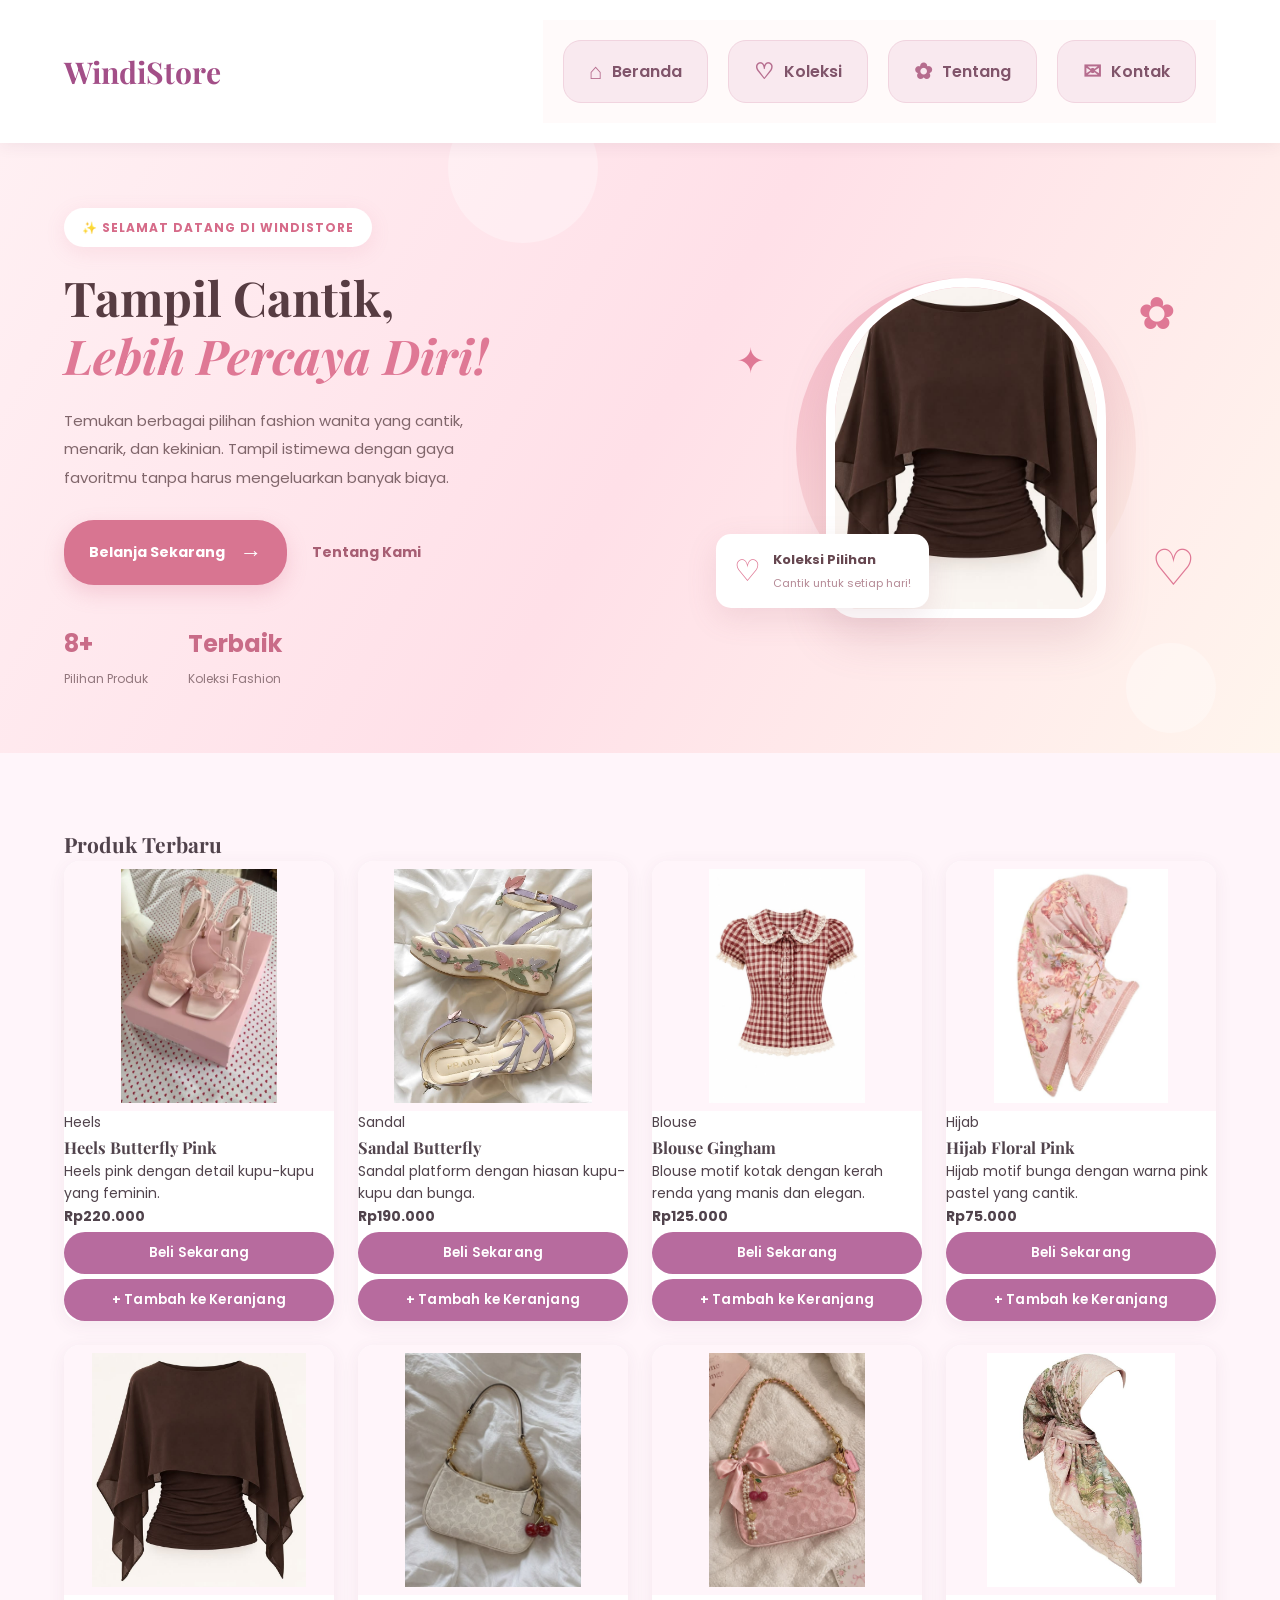
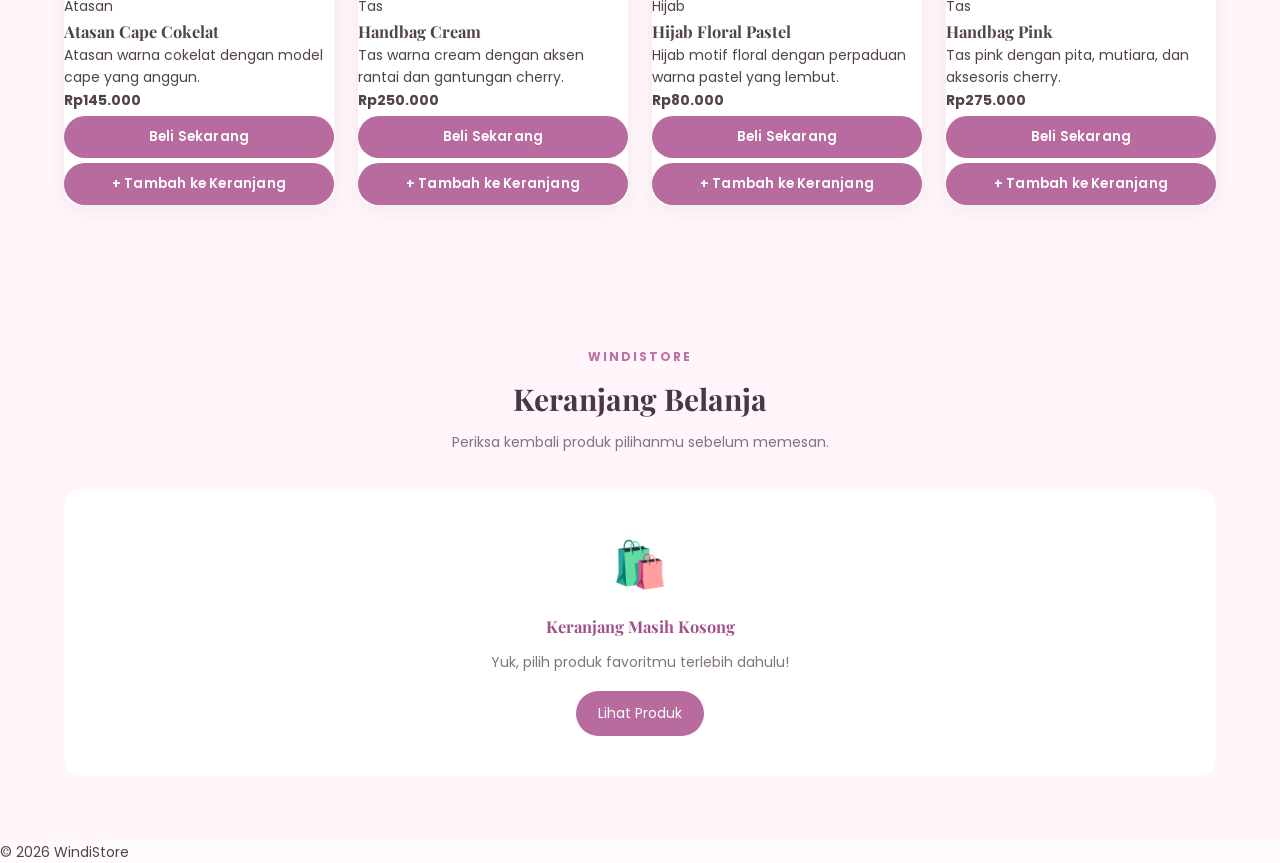
<file: index.html>
<!DOCTYPE html>
<html lang="id">
<head>
    <meta charset="UTF-8">
    <meta name="viewport" content="width=device-width, initial-scale=1.0">
    <title>WindiStore</title>
    <link rel="stylesheet" href="css/style.css">
</head>
<body>

<header class="header">
    <div class="container">
        <h1 class="logo">WindiStore</h1>
        
        <nav class="menu-windistore">
            <a href="index.html" class="menu-item">
                <span>⌂</span> Beranda
            </a>

            <a href="#produk" class="menu-item">
                <span>♡</span> Koleksi
            </a>

            <a href="tentang.html" class="menu-item">
                <span>✿</span> Tentang
            </a>

            <a href="kontak.html" class="menu-item">
                <span>✉</span> Kontak
            </a>
        </nav>

    </div>
</header>

<main>

<section class="hero">
    <div class="hero-bg-circle circle-one"></div>
    <div class="hero-bg-circle circle-two"></div>

    <div class="container hero-container">

        <div class="hero-content">
            <span class="hero-label">
                ✨ SELAMAT DATANG DI WINDISTORE
            </span>

            <h2>
                Tampil Cantik,<br>
                <span>Lebih Percaya Diri!</span>
            </h2>

            <p>
                Temukan berbagai pilihan fashion wanita
                yang cantik, menarik, dan kekinian.
                Tampil istimewa dengan gaya favoritmu
                tanpa harus mengeluarkan banyak biaya.
            </p>

            <div class="hero-buttons">
                <a href="#produk" class="hero-btn">
                    Belanja Sekarang
                    <span>→</span>
                </a>

                <a href="tentang.html" class="hero-link">
                    Tentang Kami
                </a>
            </div>

            <div class="hero-info">
                <div>
                    <strong>8+</strong>
                    <small>Pilihan Produk</small>
                </div>

                <div>
                    <strong>Terbaik</strong>
                    <small>Koleksi Fashion</small>
                </div>
            </div>
        </div>

        <div class="hero-visual">
            <div class="hero-image-bg"></div>

            <div class="hero-decoration deco-one">✿</div>
            <div class="hero-decoration deco-two">♡</div>
            <div class="hero-decoration deco-three">✦</div>

            <div class="hero-image">
                <img src="images/produk5.jpg"
                     alt="Koleksi Tas WindiStore">
            </div>

            <div class="floating-card">
                <span>♡</span>
                <div>
                    <strong>Koleksi Pilihan</strong>
                    <small>Cantik untuk setiap hari!</small>
                </div>
            </div>
        </div>

    </div>
</section>

<section id="produk" class="produk">
    <div class="container">
        <h2>Produk Terbaru</h2>

        <div class="product-grid">

            <!-- PRODUK 1 -->
            <article class="card">
                <img src="images/produk1.jpg" alt="Heels Butterfly Pink">
                <div class="card-content">
                    <span class="kategori">Heels</span>
                    <h3>Heels Butterfly Pink</h3>
                    <p>Heels pink dengan detail kupu-kupu yang feminin.</p>
                    <strong>Rp220.000</strong>
                    <button onclick="beliSekarang('Heels Butterfly Pink', 220000)">
                        Beli Sekarang
                    </button>
                    <button onclick="tambahKeranjang('Heels Butterfly Pink', 220000)">
                        + Tambah ke Keranjang
                    </button>
                </div>
            </article>

            <!-- PRODUK 2 -->
            <article class="card">
                <img src="images/produk2.jpg" alt="Sandal Butterfly">
                <div class="card-content">
                    <span class="kategori">Sandal</span>
                    <h3>Sandal Butterfly</h3>
                    <p>Sandal platform dengan hiasan kupu-kupu dan bunga.</p>
                    <strong>Rp190.000</strong>
                    <button onclick="beliSekarang('Sandal Butterfly', 190000)">
                        Beli Sekarang
                    </button>
                    <button onclick="tambahKeranjang('Sandal Butterfly', 190000)">
                        + Tambah ke Keranjang
                    </button>
                </div>
            </article>

            <!-- PRODUK 3 -->
            <article class="card">
                <img src="images/produk3.jpg" alt="Blouse Gingham">
                <div class="card-content">
                    <span class="kategori">Blouse</span>
                    <h3>Blouse Gingham</h3>
                    <p>Blouse motif kotak dengan kerah renda yang manis dan elegan.</p>
                    <strong>Rp125.000</strong>
                    <button onclick="beliSekarang('Blouse Gingham', 125000)">
                        Beli Sekarang
                    </button>
                    <button onclick="tambahKeranjang('Blouse Gingham', 125000)">
                        + Tambah ke Keranjang
                    </button>
                </div>
            </article>

            <!-- PRODUK 4 -->
            <article class="card">
                <img src="images/produk4.jpg" alt="Hijab Floral Pink">
                <div class="card-content">
                    <span class="kategori">Hijab</span>
                    <h3>Hijab Floral Pink</h3>
                    <p>Hijab motif bunga dengan warna pink pastel yang cantik.</p>
                    <strong>Rp75.000</strong>
                    <button onclick="beliSekarang('Hijab Floral Pink', 75000)">
                        Beli Sekarang
                    </button>
                    <button onclick="tambahKeranjang('Hijab Floral Pink', 75000)">
                        + Tambah ke Keranjang
                    </button>
                </div>
            </article>

            <!-- PRODUK 5 -->
            <article class="card">
                <img src="images/produk5.jpg" alt="Atasan Cape Cokelat">
                <div class="card-content">
                    <span class="kategori">Atasan</span>
                    <h3>Atasan Cape Cokelat</h3>
                    <p>Atasan warna cokelat dengan model cape yang anggun.</p>
                    <strong>Rp145.000</strong>
                    <button onclick="beliSekarang('Atasan Cape Cokelat', 145000)">
                        Beli Sekarang
                    </button>
                    <button onclick="tambahKeranjang('Atasan Cape Cokelat', 145000)">
                        + Tambah ke Keranjang
                    </button>
                </div>
            </article>

            <!-- PRODUK 6 -->
            <article class="card">
                <img src="images/produk6.jpg" alt="Handbag Cream">
                <div class="card-content">
                    <span class="kategori">Tas</span>
                    <h3>Handbag Cream</h3>
                    <p>Tas warna cream dengan aksen rantai dan gantungan cherry.</p>
                    <strong>Rp250.000</strong>
                    <button onclick="beliSekarang('Handbag Cream', 250000)">
                        Beli Sekarang
                    </button>
                    <button onclick="tambahKeranjang('Handbag Cream', 250000)">
                        + Tambah ke Keranjang
                    </button>
                </div>
            </article>

            <!-- PRODUK 7 -->
            <article class="card">
                <img src="images/produk7.jpg" alt="Hijab Floral Pastel">
                <div class="card-content">
                    <span class="kategori">Hijab</span>
                    <h3>Hijab Floral Pastel</h3>
                    <p>Hijab motif floral dengan perpaduan warna pastel yang lembut.</p>
                    <strong>Rp80.000</strong>
                    <button onclick="beliSekarang('Hijab Floral Pastel', 80000)">
                        Beli Sekarang
                    </button>
                    <button onclick="tambahKeranjang('Hijab Floral Pastel', 80000)">
                        + Tambah ke Keranjang
                    </button>
                </div>
            </article>

            <!-- PRODUK 8 -->
            <article class="card">
                <img src="images/produk8.jpg" alt="Handbag Pink">
                <div class="card-content">
                    <span class="kategori">Tas</span>
                    <h3>Handbag Pink</h3>
                    <p>Tas pink dengan pita, mutiara, dan aksesoris cherry.</p>
                    <strong>Rp275.000</strong>
                    <button onclick="beliSekarang('Handbag Pink', 275000)">
                        Beli Sekarang
                    </button>
                    <button onclick="tambahKeranjang('Handbag Pink', 275000)">
                        + Tambah ke Keranjang
                    </button>
                </div>
            </article>

        </div>
    </div>
</section>

<!-- KERANJANG BELANJA -->
<section class="keranjang" id="keranjang">
    <div class="container">

        <div class="judul-keranjang">
            <span>WINDISTORE</span>
            <h2>Keranjang Belanja</h2>
            <p>Periksa kembali produk pilihanmu sebelum memesan.</p>
        </div>

        <div id="daftarKeranjang">
            <div class="keranjang-kosong">
                <span>🛍️</span>
                <h3>Keranjang Masih Kosong</h3>
                <p>Yuk, pilih produk favoritmu terlebih dahulu!</p>
                <a href="#produk">Lihat Produk</a>
            </div>
        </div>

        <div class="ringkasan-belanja" id="ringkasanBelanja" style="display:none;">

            <div class="baris-total">
                <span>Total Belanja</span>
                <strong id="totalBelanja">Rp0</strong>
            </div>

            <button class="tombol-checkout" onclick="bukaCheckout()">
                Lanjutkan Pemesanan →
            </button>
        </div>

    </div>
</section>

<!-- FORMULIR CHECKOUT -->
<section class="checkout" id="checkout" style="display:none;">
    <div class="container">

        <div class="judul-keranjang">
            <span>LANGKAH TERAKHIR</span>
            <h2>Penyelesaian Pesanan</h2>
            <p>Lengkapi data diri untuk menyelesaikan pesananmu.</p>
        </div>

        <form id="formCheckout">

            <div class="form-checkout">

                <h3>Data Pembeli</h3>

                <label>Nama Lengkap</label>
                <input type="text" id="namaPembeli" placeholder="Masukkan nama lengkap" required>

                <label>Nomor Telepon</label>
                <input type="tel" id="teleponPembeli" placeholder="Masukkan nomor telepon" required>

                <label>Alamat Pengiriman</label>
                <textarea id="alamatPembeli" placeholder="Masukkan alamat lengkap" required></textarea>

                <label>Metode Pembayaran</label>
                <select id="metodePembayaran" required>
                    <option value="">Pilih metode pembayaran</option>
                    <option value="Transfer Bank">Transfer Bank</option>
                    <option value="COD (Bayar di Tempat)">COD (Bayar di Tempat)</option>
                    <option value="Tunai">Tunai</option>
                </select>

                <div class="total-checkout">
                    <span>Total Pembayaran</span>
                    <strong id="totalCheckout">Rp0</strong>
                </div>

                <button type="submit" class="tombol-konfirmasi">
                    Konfirmasi Pesanan
                </button>

                <button type="button" class="tombol-kembali" onclick="kembaliKeranjang()">
                    Kembali ke Keranjang
                </button>

            </div>
        </form>
    </div>
</section>

<!-- BUKTI PESANAN -->
<section class="bukti-pesanan" id="buktiPesanan" style="display:none;">
    <div class="container">

        <div class="bukti-kartu">

            <div class="ikon-berhasil">✓</div>

            <h2>Pesanan Berhasil Dibuat!</h2>

            <p>Terima kasih sudah berbelanja di WindiStore.</p>

            <div class="nomor-pesanan">
                Nomor Pesanan:
                <strong id="nomorPesanan"></strong>
            </div>

            <div id="detailPesanan"></div>

            <button onclick="window.print()" class="tombol-cetak">
                Cetak Bukti Pesanan
            </button>

            <button onclick="selesaiBelanja()" class="tombol-selesai">
                Kembali ke Beranda
            </button>

        </div>
    </div>
</section>

</main>

<footer>
    <p>© 2026 WindiStore</p>
</footer>

<script src="js/script.js"></script>

</body>
</html>
</file>
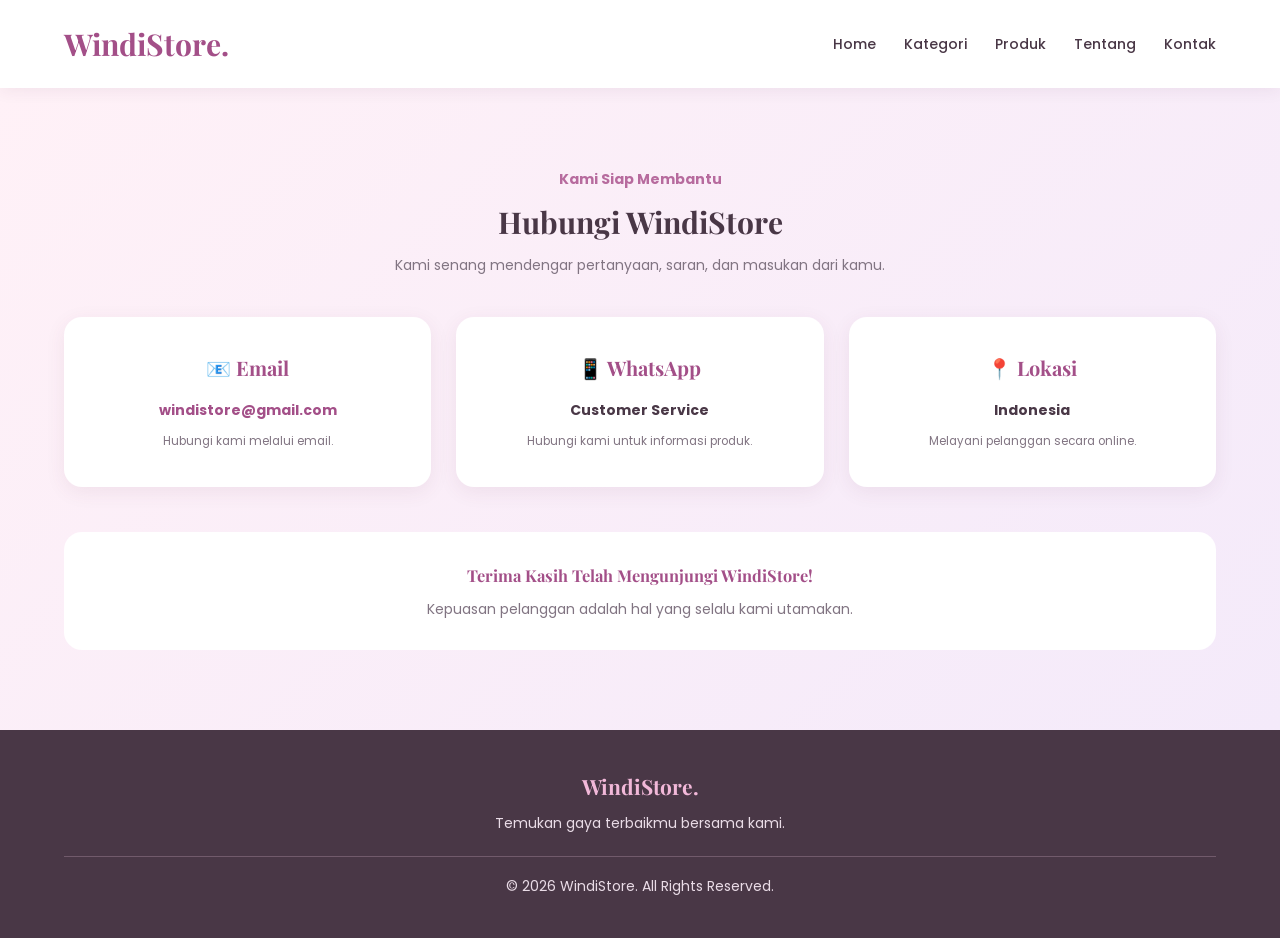
<file: kontak.html>
<!DOCTYPE html>
<html lang="id">
<head>
    <meta charset="UTF-8">
    <meta name="viewport" content="width=device-width, initial-scale=1.0">
    <title>Kontak - WindiStore</title>
    <link rel="stylesheet" href="css/style.css">
</head>
<body>

<!-- HEADER -->
<header class="header">
    <div class="container">
        <h1 class="logo">WindiStore.</h1>

        <nav>
            <a href="index.html">Home</a>
            <a href="index.html#kategori">Kategori</a>
            <a href="produk.html">Produk</a>
            <a href="tentang.html">Tentang</a>
            <a href="kontak.html">Kontak</a>
        </nav>
    </div>
</header>

<main>

<!-- HERO KONTAK -->
<section class="kontak">
    <div class="container">

        <div class="section-heading">
            <span>Kami Siap Membantu</span>
            <h2>Hubungi WindiStore</h2>
            <p>
                Kami senang mendengar pertanyaan,
                saran, dan masukan dari kamu.
            </p>
        </div>

        <div class="kontak-info">

            <div>
                <h3>📧 Email</h3>
                <p>
                    <a href="mailto:windistore@gmail.com">
                        windistore@gmail.com
                    </a>
                </p>
                <small>Hubungi kami melalui email.</small>
            </div>

            <div>
                <h3>📱 WhatsApp</h3>
                <p>Customer Service</p>
                <small>Hubungi kami untuk informasi produk.</small>
            </div>

            <div>
                <h3>📍 Lokasi</h3>
                <p>Indonesia</p>
                <small>Melayani pelanggan secara online.</small>
            </div>

        </div>

        <div class="contact-message">
            <h3>Terima Kasih Telah Mengunjungi WindiStore!</h3>
            <p>
                Kepuasan pelanggan adalah hal yang
                selalu kami utamakan.
            </p>
        </div>

    </div>
</section>

</main>

<!-- FOOTER -->
<footer class="footer">
    <div class="container">
        <h2>WindiStore.</h2>
        <p>Temukan gaya terbaikmu bersama kami.</p>
        <p class="copyright">
            © 2026 WindiStore. All Rights Reserved.
        </p>
    </div>
</footer>

</body>
</html>
</file>
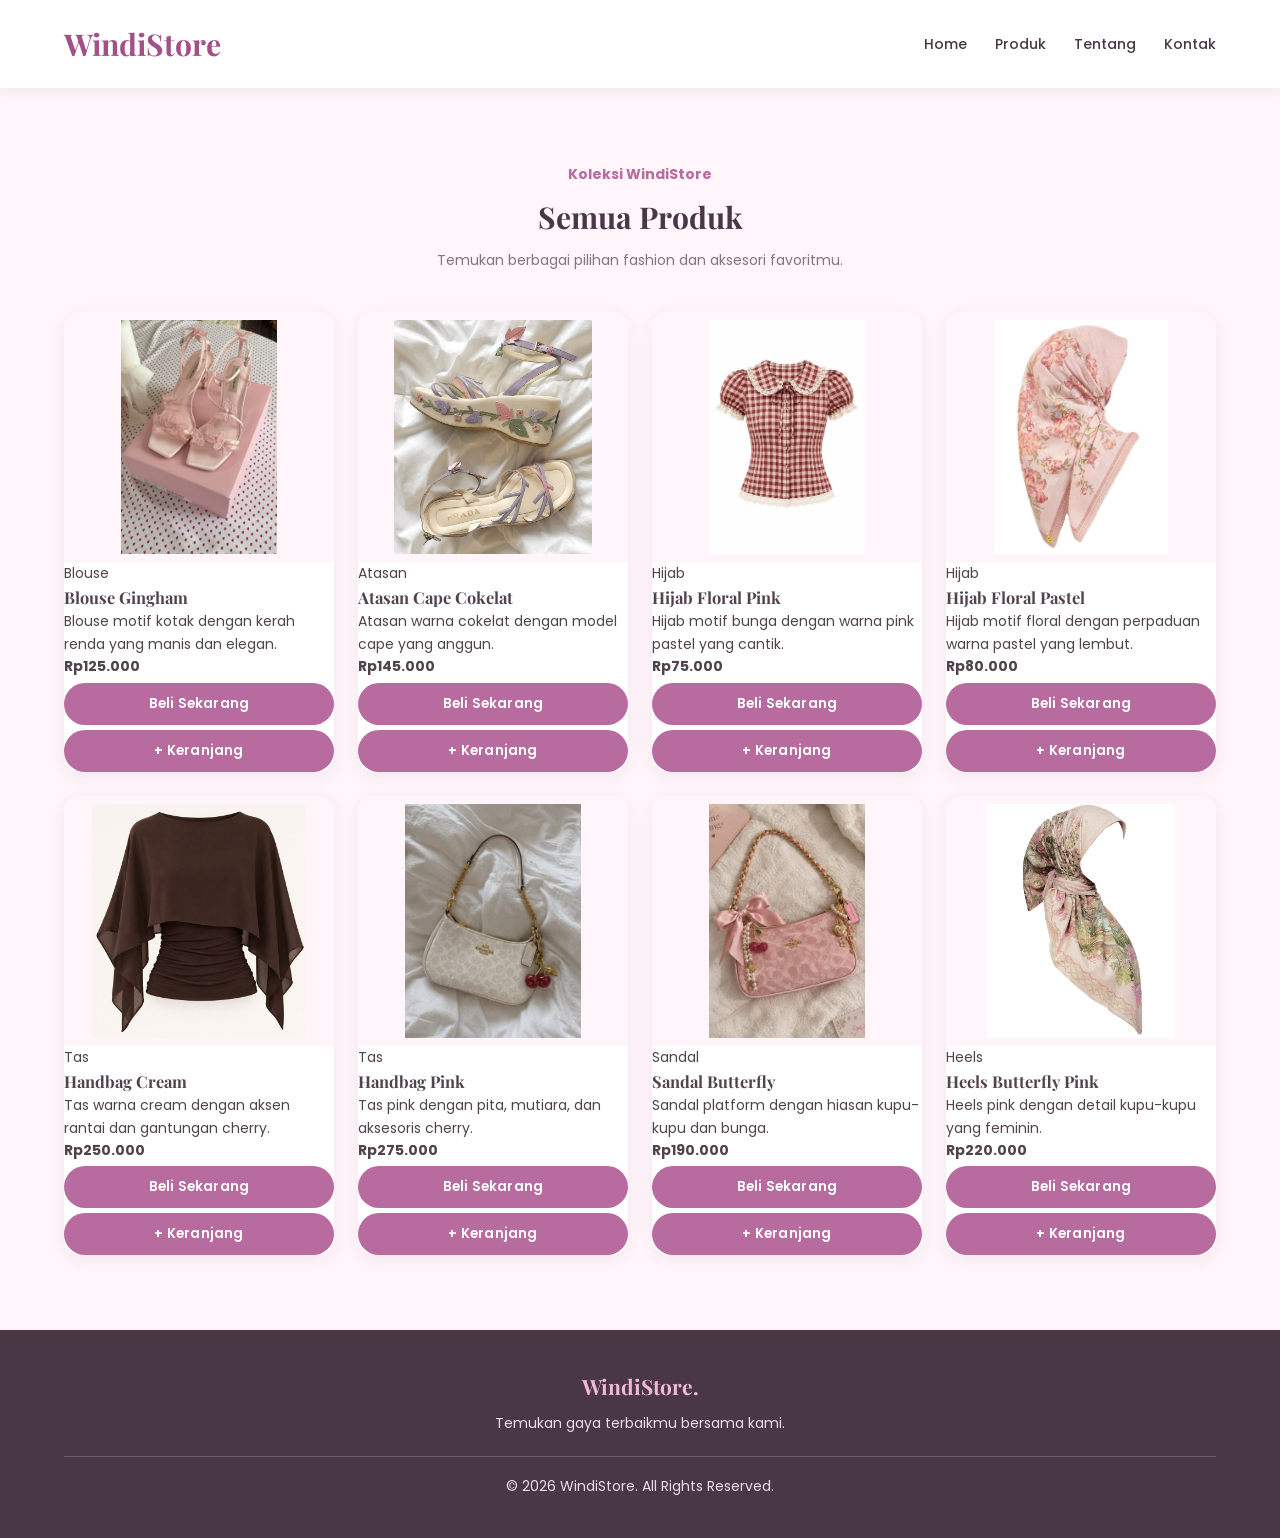
<file: produk.html>
<!DOCTYPE html>
<html lang="id">
<head>
    <meta charset="UTF-8">
    <meta name="viewport" content="width=device-width, initial-scale=1.0">
    <title>Produk - WindiStore</title>
    <link rel="stylesheet" href="css/style.css">
</head>
<body>

<header class="header">
    <div class="container">
        <h1 class="logo">WindiStore</h1>
        <nav>
            <a href="index.html">Home</a>
            <a href="produk.html">Produk</a>
            <a href="tentang.html">Tentang</a>
            <a href="kontak.html">Kontak</a>
        </nav>
    </div>
</header>

<main>
<section class="produk">
    <div class="container">

        <div class="section-heading">
            <span>Koleksi WindiStore</span>
            <h2>Semua Produk</h2>
            <p>Temukan berbagai pilihan fashion dan aksesori favoritmu.</p>
        </div>

        <div class="product-grid">

            <!-- PRODUK 1 -->
            <article class="card">
                <img src="images/produk1.jpg" alt="Blouse Gingham">
                <div class="card-content">
                    <span class="kategori">Blouse</span>
                    <h3>Blouse Gingham</h3>
                    <p>Blouse motif kotak dengan kerah renda yang manis dan elegan.</p>
                    <strong>Rp125.000</strong>
                    <div class="card-actions">
                        <button class="btn-buy" onclick="beliSekarang('Blouse Gingham', 125000)">
                            Beli Sekarang
                        </button>
                        <button class="btn-cart" onclick="tambahKeranjang('Blouse Gingham', 125000)">
                            + Keranjang
                        </button>
                    </div>
                </div>
            </article>

            <!-- PRODUK 2 -->
            <article class="card">
                <img src="images/produk2.jpg" alt="Atasan Cape Cokelat">
                <div class="card-content">
                    <span class="kategori">Atasan</span>
                    <h3>Atasan Cape Cokelat</h3>
                    <p>Atasan warna cokelat dengan model cape yang anggun.</p>
                    <strong>Rp145.000</strong>
                    <div class="card-actions">
                        <button class="btn-buy" onclick="beliSekarang('Atasan Cape Cokelat', 145000)">
                            Beli Sekarang
                        </button>
                        <button class="btn-cart" onclick="tambahKeranjang('Atasan Cape Cokelat', 145000)">
                            + Keranjang
                        </button>
                    </div>
                </div>
            </article>

            <!-- PRODUK 3 -->
            <article class="card">
                <img src="images/produk3.jpg" alt="Hijab Floral Pink">
                <div class="card-content">
                    <span class="kategori">Hijab</span>
                    <h3>Hijab Floral Pink</h3>
                    <p>Hijab motif bunga dengan warna pink pastel yang cantik.</p>
                    <strong>Rp75.000</strong>
                    <div class="card-actions">
                        <button class="btn-buy" onclick="beliSekarang('Hijab Floral Pink', 75000)">
                            Beli Sekarang
                        </button>
                        <button class="btn-cart" onclick="tambahKeranjang('Hijab Floral Pink', 75000)">
                            + Keranjang
                        </button>
                    </div>
                </div>
            </article>

            <!-- PRODUK 4 -->
            <article class="card">
                <img src="images/produk4.jpg" alt="Hijab Floral Pastel">
                <div class="card-content">
                    <span class="kategori">Hijab</span>
                    <h3>Hijab Floral Pastel</h3>
                    <p>Hijab motif floral dengan perpaduan warna pastel yang lembut.</p>
                    <strong>Rp80.000</strong>
                    <div class="card-actions">
                        <button class="btn-buy" onclick="beliSekarang('Hijab Floral Pastel', 80000)">
                            Beli Sekarang
                        </button>
                        <button class="btn-cart" onclick="tambahKeranjang('Hijab Floral Pastel', 80000)">
                            + Keranjang
                        </button>
                    </div>
                </div>
            </article>

            <!-- PRODUK 5 -->
            <article class="card">
                <img src="images/produk5.jpg" alt="Handbag Cream">
                <div class="card-content">
                    <span class="kategori">Tas</span>
                    <h3>Handbag Cream</h3>
                    <p>Tas warna cream dengan aksen rantai dan gantungan cherry.</p>
                    <strong>Rp250.000</strong>
                    <div class="card-actions">
                        <button class="btn-buy" onclick="beliSekarang('Handbag Cream', 250000)">
                            Beli Sekarang
                        </button>
                        <button class="btn-cart" onclick="tambahKeranjang('Handbag Cream', 250000)">
                            + Keranjang
                        </button>
                    </div>
                </div>
            </article>

            <!-- PRODUK 6 -->
            <article class="card">
                <img src="images/produk6.jpg" alt="Handbag Pink">
                <div class="card-content">
                    <span class="kategori">Tas</span>
                    <h3>Handbag Pink</h3>
                    <p>Tas pink dengan pita, mutiara, dan aksesoris cherry.</p>
                    <strong>Rp275.000</strong>
                    <div class="card-actions">
                        <button class="btn-buy" onclick="beliSekarang('Handbag Pink', 275000)">
                            Beli Sekarang
                        </button>
                        <button class="btn-cart" onclick="tambahKeranjang('Handbag Pink', 275000)">
                            + Keranjang
                        </button>
                    </div>
                </div>
            </article>

            <!-- PRODUK 7 -->
            <article class="card">
                <img src="images/produk7.jpg" alt="Sandal Butterfly">
                <div class="card-content">
                    <span class="kategori">Sandal</span>
                    <h3>Sandal Butterfly</h3>
                    <p>Sandal platform dengan hiasan kupu-kupu dan bunga.</p>
                    <strong>Rp190.000</strong>
                    <div class="card-actions">
                        <button class="btn-buy" onclick="beliSekarang('Sandal Butterfly', 190000)">
                            Beli Sekarang
                        </button>
                        <button class="btn-cart" onclick="tambahKeranjang('Sandal Butterfly', 190000)">
                            + Keranjang
                        </button>
                    </div>
                </div>
            </article>

            <!-- PRODUK 8 -->
            <article class="card">
                <img src="images/produk8.jpg" alt="Heels Butterfly Pink">
                <div class="card-content">
                    <span class="kategori">Heels</span>
                    <h3>Heels Butterfly Pink</h3>
                    <p>Heels pink dengan detail kupu-kupu yang feminin.</p>
                    <strong>Rp220.000</strong>
                    <div class="card-actions">
                        <button class="btn-buy" onclick="beliSekarang('Heels Butterfly Pink', 220000)">
                            Beli Sekarang
                        </button>
                        <button class="btn-cart" onclick="tambahKeranjang('Heels Butterfly Pink', 220000)">
                            + Keranjang
                        </button>
                    </div>
                </div>
            </article>

        </div>
    </div>
</section>
</main>

<footer class="footer">
    <div class="container">
        <h2>WindiStore.</h2>
        <p>Temukan gaya terbaikmu bersama kami.</p>
        <p class="copyright">© 2026 WindiStore. All Rights Reserved.</p>
    </div>
</footer>

<script src="js/script.js"></script>
</body>
</html>
</file>
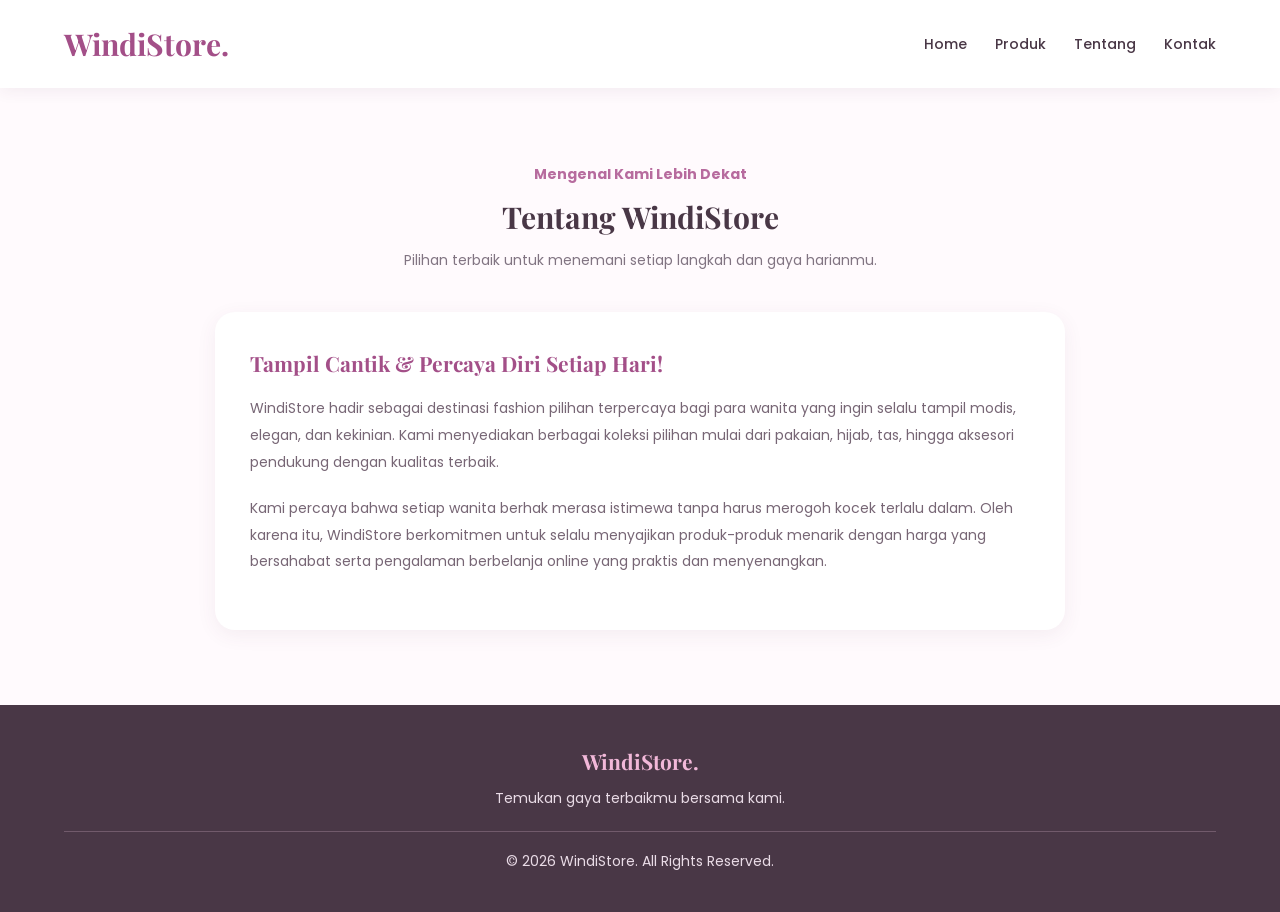
<file: tentang.html>
<!DOCTYPE html>
<html lang="id">
<head>
    <meta charset="UTF-8">
    <meta name="viewport" content="width=device-width, initial-scale=1.0">
    <title>Tentang Kami - WindiStore</title>
    <link rel="stylesheet" href="css/style.css">
</head>
<body>

<header class="header">
    <div class="container">
        <h1 class="logo">WindiStore.</h1>
        <nav>
            <a href="index.html">Home</a>
            <a href="produk.html">Produk</a>
            <a href="tentang.html">Tentang</a>
            <a href="kontak.html">Kontak</a>
        </nav>
    </div>
</header>

<main>
<section class="tentang">
    <div class="container">

        <div class="section-heading">
            <span>Mengenal Kami Lebih Dekat</span>
            <h2>Tentang WindiStore</h2>
            <p>Pilihan terbaik untuk menemani setiap langkah dan gaya harianmu.</p>
        </div>

        <div class="about-content">
            <div class="about-text">
                <h2>Tampil Cantik & Percaya Diri Setiap Hari!</h2>

                <p>
                    WindiStore hadir sebagai destinasi fashion pilihan terpercaya bagi para wanita 
                    yang ingin selalu tampil modis, elegan, dan kekinian. Kami menyediakan berbagai koleksi 
                    pilihan mulai dari pakaian, hijab, tas, hingga aksesori pendukung dengan kualitas terbaik.
                </p>

                <p>
                    Kami percaya bahwa setiap wanita berhak merasa istimewa tanpa harus merogoh kocek terlalu dalam. 
                    Oleh karena itu, WindiStore berkomitmen untuk selalu menyajikan produk-produk menarik 
                    dengan harga yang bersahabat serta pengalaman berbelanja online yang praktis dan menyenangkan.
                </p>
            </div>
        </div>

    </div>
</section>
</main>

<footer class="footer">
    <div class="container">
        <h2>WindiStore.</h2>
        <p>Temukan gaya terbaikmu bersama kami.</p>
        <p class="copyright">
            © 2026 WindiStore. All Rights Reserved.
        </p>
    </div>
</footer>

</body>
</html>
</file>
<file: css/style.css>
@import url('https://fonts.googleapis.com/css2?family=Playfair+Display:wght@500;600;700&family=Poppins:wght@300;400;500;600;700&display=swap');
/* =========================
   1. RESET DAN DASAR
========================= */

* {
    margin: 0;
    padding: 0;
    box-sizing: border-box;
}

html {
    scroll-behavior: smooth;
}

body {
    font-family: Arial, sans-serif;
    background: #fffafd;
    color: #493746;
    line-height: 1.6;
}

.container {
    width: 90%;
    max-width: 1200px;
    margin: auto;
}

/* =========================
   2. HEADER
========================= */

.header {
    background: #ffffff;
    padding: 20px 0;
    position: sticky;
    top: 0;
    z-index: 100;
    box-shadow: 0 3px 15px rgba(80, 40, 70, 0.07);
}

.header .container {
    display: flex;
    justify-content: space-between;
    align-items: center;
}

.logo {
    font-size: 28px;
    color: #a34f88;
    font-weight: bold;
}

.logo span {
    color: #e69ac5;
}

nav {
    display: flex;
    gap: 28px;
}

nav a {
    text-decoration: none;
    color: #493746;
    font-weight: 600;
    transition: 0.3s;
}

nav a:hover {
    color: #bd70a3;
}

/* =========================
   3. HERO SECTION
========================= */

.hero {
    padding: 85px 0;
    background: linear-gradient(
        120deg,
        #fff1f7,
        #f9e4f0,
        #f4eafa
    );
    overflow: hidden;
}

.hero-grid {
    display: grid;
    grid-template-columns: 1.1fr 0.9fr;
    align-items: center;
    gap: 55px;
}

.special-badge {
    display: inline-block;
    background: #f5dce9;
    color: #a34f88;
    padding: 8px 18px;
    border-radius: 30px;
    font-size: 13px;
    font-weight: bold;
    margin-bottom: 20px;
}

.hero h2 {
    font-size: 45px;
    line-height: 1.2;
    color: #493746;
    margin-bottom: 20px;
}

.highlight {
    color: #b76b9e;
}

.hero-text > p {
    color: #776675;
    margin-bottom: 28px;
    max-width: 500px;
}

.hero-buttons {
    display: flex;
    align-items: center;
    gap: 15px;
    flex-wrap: wrap;
}

.btn {
    display: inline-block;
    background: #b76b9e;
    color: white;
    padding: 13px 25px;
    border-radius: 30px;
    text-decoration: none;
    font-weight: bold;
    transition: 0.3s;
}

.btn:hover {
    background: #934b7d;
    transform: translateY(-3px);
}

.btn-outline {
    display: inline-block;
    border: 1px solid #b76b9e;
    color: #a34f88;
    padding: 12px 24px;
    border-radius: 30px;
    text-decoration: none;
    transition: 0.3s;
}

.btn-outline:hover {
    background: #f5dce9;
}

.hero-info {
    display: flex;
    gap: 40px;
    margin-top: 35px;
}

.hero-info div {
    display: flex;
    flex-direction: column;
}

.hero-info strong {
    color: #a34f88;
    font-size: 19px;
}

.hero-info span {
    color: #817482;
    font-size: 12px;
}

/* GAMBAR HERO */

.hero-products-grid {
    display: grid;
    grid-template-columns: 1fr 1fr;
    gap: 15px;
}

.hero-card-img {
    height: 180px;
    position: relative;
    overflow: hidden;
    border-radius: 18px;
    background: #f5dce9;
}

.hero-main-img {
    grid-row: span 2;
    height: 375px;
}

.hero-card-img img {
    width: 100%;
    height: 100%;
    object-fit: cover;
    transition: 0.4s;
}

.hero-card-img:hover img {
    transform: scale(1.07);
}

.hero-card-img span {
    position: absolute;
    bottom: 12px;
    left: 12px;
    background: white;
    color: #934b7d;
    padding: 6px 14px;
    border-radius: 20px;
    font-size: 12px;
    font-weight: bold;
}

/* =========================
   4. JUDUL SECTION
========================= */

.section-heading {
    text-align: center;
    max-width: 650px;
    margin: 0 auto 40px;
}

.section-heading span {
    color: #b76b9e;
    font-size: 14px;
    font-weight: bold;
}

.section-heading h2 {
    color: #493746;
    font-size: 30px;
    margin: 8px 0;
}

.section-heading p {
    color: #817482;
}

/* =========================
   5. KATEGORI
========================= */

.kategori {
    padding: 75px 0;
}

.kategori-grid {
    display: grid;
    grid-template-columns: repeat(4, 1fr);
    gap: 20px;
}

.kategori-card {
    background: white;
    padding: 28px 15px;
    text-align: center;
    border-radius: 16px;
    text-decoration: none;
    color: #493746;
    box-shadow: 0 4px 18px rgba(100, 50, 80, 0.06);
    transition: 0.3s;
}

.kategori-card:hover {
    transform: translateY(-7px);
    background: #fff1f7;
}

.kategori-icon {
    font-size: 35px;
    margin-bottom: 10px;
}

.kategori-card h3 {
    font-size: 17px;
}

.kategori-card p {
    color: #91818e;
    font-size: 13px;
}

/* =========================
   6. PRODUK
========================= */

.produk {
    padding: 75px 0;
    background: #fff5fa;
}

.product-grid {
    display: grid;
    grid-template-columns: repeat(4, 1fr);
    gap: 22px;
}

.card {
    background: white;
    border-radius: 16px;
    overflow: hidden;
    box-shadow: 0 4px 18px rgba(100, 50, 80, 0.07);
    transition: 0.3s;
}

.card:hover {
    transform: translateY(-7px);
    box-shadow: 0 10px 25px rgba(100, 50, 80, 0.13);
}

.product-image {
    height: 220px;
    position: relative;
    overflow: hidden;
    background: #f8eaf1;
}

.product-image img {
    width: 100%;
    height: 100%;
    object-fit: cover;
    transition: 0.4s;
}

.card:hover .product-image img {
    transform: scale(1.06);
}

.product-label {
    position: absolute;
    top: 12px;
    left: 12px;
    background: #b76b9e;
    color: white;
    padding: 5px 12px;
    border-radius: 20px;
    font-size: 11px;
}

.product-info {
    padding: 18px;
}

.product-category {
    color: #b76b9e;
    font-size: 12px;
    font-weight: bold;
}

.product-info h3 {
    margin: 7px 0;
    font-size: 18px;
    color: #493746;
}

.product-info p {
    color: #817482;
    font-size: 13px;
    min-height: 42px;
}

.product-info strong {
    display: block;
    color: #a34f88;
    font-size: 18px;
    margin: 13px 0;
}

.card button {
    width: 100%;
    border: none;
    background: #b76b9e;
    color: white;
    padding: 11px;
    border-radius: 25px;
    font-weight: bold;
    cursor: pointer;
    transition: 0.3s;
}

.card button:hover {
    background: #934b7d;
}

/* =========================
   7. PROMO
========================= */

.promo {
    padding: 70px 0;
    background: linear-gradient(
        120deg,
        #b76b9e,
        #d99bc0
    );
    text-align: center;
    color: white;
}

.promo-content span {
    font-size: 14px;
}

.promo h2 {
    font-size: 30px;
    margin: 12px 0;
}

.promo p {
    margin-bottom: 25px;
}

.promo .btn {
    background: white;
    color: #a34f88;
}

.promo .btn:hover {
    background: #fff1f7;
}

/* =========================
   8. TENTANG
========================= */

.tentang {
    padding: 75px 0;
    background: #fffafd;
}

/* =========================
   9. FOOTER
========================= */

.footer {
    background: #493746;
    color: white;
    text-align: center;
    padding: 40px 0;
}

.footer h2 {
    color: #f2b8d9;
    margin-bottom: 8px;
}

.footer p {
    font-size: 14px;
    color: #eadce7;
}

.copyright {
    margin-top: 22px;
    padding-top: 18px;
    border-top: 1px solid #715a6b;
}

/* =========================
   10. RESPONSIVE
========================= */

@media (max-width: 900px) {

    .hero-grid {
        grid-template-columns: 1fr;
    }

    .product-grid {
        grid-template-columns: repeat(2, 1fr);
    }

    .kategori-grid {
        grid-template-columns: repeat(2, 1fr);
    }

    .hero-products-grid {
        max-width: 600px;
        width: 100%;
        margin: auto;
    }
}

@media (max-width: 600px) {

    .header .container {
        flex-direction: column;
        gap: 15px;
    }

    nav {
        gap: 13px;
        flex-wrap: wrap;
        justify-content: center;
    }

    nav a {
        font-size: 13px;
    }

    .hero {
        padding: 60px 0;
    }

    .hero h2 {
        font-size: 32px;
    }

    .hero-info {
        gap: 25px;
    }

    .hero-products-grid {
        gap: 10px;
    }

    .hero-card-img {
        height: 130px;
    }

    .hero-main-img {
        height: 270px;
    }

    .kategori-grid {
        gap: 12px;
    }

    .product-grid {
        grid-template-columns: 1fr;
    }

    .product-image {
        height: 250px;
    }

    .promo h2 {
        font-size: 24px;
    }
}
/* HALAMAN TENTANG */

.about-content {
    max-width: 850px;
    margin: auto;
    padding: 35px;
    background: white;
    border-radius: 20px;
    box-shadow: 0 5px 20px rgba(100, 50, 80, 0.07);
}

.about-text h2 {
    color: #a34f88;
    margin-bottom: 15px;
}

.about-text p {
    color: #776675;
    margin-bottom: 20px;
    line-height: 1.9;
}

.about-text h3 {
    color: #a34f88;
    margin: 20px 0 8px;
}
/* TAMBAHAN HALAMAN KONTAK */

.kontak {
    padding: 80px 0;
    background: linear-gradient(
        135deg,
        #fff1f7,
        #f4eafa
    );
}

.kontak-info {
    display: grid;
    grid-template-columns: repeat(3, 1fr);
    gap: 25px;
    margin-top: 40px;
}

.kontak-info div {
    background: white;
    padding: 35px 20px;
    text-align: center;
    border-radius: 18px;
    box-shadow: 0 5px 20px rgba(100, 50, 80, 0.08);
    transition: 0.3s;
}

.kontak-info div:hover {
    transform: translateY(-7px);
}

.kontak-info h3 {
    color: #a34f88;
    margin-bottom: 15px;
    font-size: 20px;
}

.kontak-info p {
    color: #493746;
    font-weight: bold;
    margin-bottom: 8px;
}

.kontak-info a {
    color: #a34f88;
    text-decoration: none;
}

.kontak-info a:hover {
    text-decoration: underline;
}

.kontak-info small {
    color: #817482;
}

.contact-message {
    margin-top: 45px;
    padding: 30px;
    text-align: center;
    background: white;
    border-radius: 18px;
}

.contact-message h3 {
    color: #a34f88;
    margin-bottom: 10px;
}

.contact-message p {
    color: #817482;
}

@media (max-width: 600px) {
    .kontak-info {
        grid-template-columns: 1fr;
    }
}

/* =================================
   PERBAIKAN TAMPILAN PRODUK TOKOKU
================================= */

.product-grid {
    display: grid;
    grid-template-columns: repeat(4, minmax(0, 1fr));
    gap: 24px;
    align-items: stretch;
}

.card {
    display: flex;
    flex-direction: column;
    min-width: 0;
    background: #ffffff;
    border-radius: 16px;
    overflow: hidden;
    height: 100%;
}

/* Ukuran area gambar */
.product-image {
    width: 100%;
    height: 250px;
    flex-shrink: 0;
    overflow: hidden;
    background: #fff5fa;
    display: flex;
    align-items: center;
    justify-content: center;
}

/* Gambar di dalam area produk */
.product-image img {
    width: 100%;
    height: 100%;
    object-fit: contain;
    padding: 8px;
}

/* Jika gambar langsung berada di dalam card */
.card > img {
    width: 100%;
    height: 250px;
    object-fit: contain;
    padding: 8px;
    background: #fff5fa;
}

/* Bagian informasi produk */
.product-info {
    padding: 18px;
    display: flex;
    flex-direction: column;
    flex-grow: 1;
}

.product-info h3 {
    font-size: 17px;
    margin: 8px 0;
}

.product-info p {
    font-size: 13px;
    line-height: 1.6;
    min-height: 42px;
}

.product-info strong {
    margin-top: auto;
    padding-top: 12px;
    padding-bottom: 12px;
}

.card button {
    margin-top: 5px;
    min-height: 42px;
}

/* TABLET */
@media (max-width: 900px) {
    .product-grid {
        grid-template-columns: repeat(2, minmax(0, 1fr));
        gap: 18px;
    }
}

/* HP */
@media (max-width: 600px) {
    .product-grid {
        grid-template-columns: repeat(2, minmax(0, 1fr));
        gap: 12px;
    }

    .product-image,
    .card > img {
        height: 180px;
    }

    .product-info {
        padding: 12px;
    }

    .product-info h3 {
        font-size: 14px;
    }

    .product-info p {
        font-size: 12px;
    }

    .product-info strong {
        font-size: 15px;
    }

    .card button {
        font-size: 11px;
        padding: 9px 5px;
    }
}

/* FONT BARU TOKOKU */

body {
    font-family: 'Poppins', sans-serif;
    font-size: 14px;
    color: #51434c;
}

.logo {
    font-family: 'Playfair Display', serif;
    font-size: 30px;
    font-weight: 700;
}

h1, h2, h3 {
    font-family: 'Playfair Display', serif;
}

nav a {
    font-family: 'Poppins', sans-serif;
    font-weight: 500;
    font-size: 14px;
}

.product-info h3 {
    font-size: 17px;
    font-weight: 600;
}

.product-info p {
    font-size: 12px;
    line-height: 1.8;
    color: #81727b;
}

.product-info strong {
    font-family: 'Poppins', sans-serif;
    font-size: 16px;
    font-weight: 700;
    color: #b65f99;
}

.card button {
    font-family: 'Poppins', sans-serif;
    font-weight: 600;
    letter-spacing: 0.2px;
}

/* =================================
   JUMBOTRON BARU WINDISTORE
================================= */

.hero {
    position: relative;
    overflow: hidden;
    min-height: 540px;
    display: flex;
    align-items: center;
    padding: 65px 0;
    background: linear-gradient(
        120deg,
        #fff0f3,
        #ffe0e8,
        #fff5ed
    );
}

.hero-container {
    position: relative;
    z-index: 2;
    display: grid;
    grid-template-columns: 1.1fr 0.9fr;
    align-items: center;
    gap: 40px;
}

/* BAGIAN TULISAN */

.hero-content {
    animation: masukTulisan 1s ease;
}

.hero-label {
    display: inline-block;
    background: white;
    color: #d66b89;
    padding: 10px 18px;
    border-radius: 30px;
    font-size: 12px;
    font-weight: bold;
    letter-spacing: 1px;
    box-shadow: 0 5px 20px #d66b8920;
}

.hero-content h2 {
    font-size: 48px;
    line-height: 1.2;
    color: #573c42;
    margin: 22px 0;
}

.hero-content h2 span {
    color: #df7895;
    font-style: italic;
}

.hero-content p {
    color: #80666b;
    font-size: 15px;
    line-height: 1.9;
    max-width: 430px;
    margin-bottom: 28px;
}

/* TOMBOL */

.hero-buttons {
    display: flex;
    align-items: center;
    gap: 25px;
    flex-wrap: wrap;
}

.hero-btn {
    display: inline-flex;
    align-items: center;
    gap: 15px;
    padding: 15px 25px;
    background: #d87591;
    color: white;
    border-radius: 30px;
    text-decoration: none;
    font-weight: bold;
    box-shadow: 0 8px 20px #d8759140;
    transition: 0.3s;
}

.hero-btn:hover {
    background: #bd5878;
    transform: translateY(-5px);
}

.hero-btn span {
    font-size: 22px;
}

.hero-link {
    color: #a75e73;
    text-decoration: none;
    font-weight: bold;
    transition: 0.3s;
}

.hero-link:hover {
    color: #d87591;
}

/* INFORMASI TOKO */

.hero-info {
    display: flex;
    gap: 40px;
    margin-top: 40px;
}

.hero-info div {
    display: flex;
    flex-direction: column;
    gap: 5px;
}

.hero-info strong {
    font-size: 24px;
    color: #c96c88;
}

.hero-info small {
    color: #92777d;
    font-size: 12px;
}

/* GAMBAR UTAMA */

.hero-visual {
    position: relative;
    min-height: 390px;
    display: flex;
    align-items: center;
    justify-content: center;
}

.hero-image-bg {
    position: absolute;
    width: 340px;
    height: 340px;
    border-radius: 50%;
    background: linear-gradient(
        145deg,
        #f5b8c8,
        #fff4e9
    );
    animation: berdenyut 4s ease-in-out infinite;
}

.hero-image {
    position: relative;
    width: 280px;
    height: 340px;
    border: 9px solid white;
    border-radius: 150px 150px 35px 35px;
    overflow: hidden;
    box-shadow: 0 20px 45px #a75e7330;
    animation: gambarMelayang 4s ease-in-out infinite;
}

.hero-image img {
    width: 100%;
    height: 100%;
    object-fit: cover;
}

/* KARTU MELAYANG */

.floating-card {
    position: absolute;
    bottom: 35px;
    left: 0;
    display: flex;
    align-items: center;
    gap: 12px;
    background: white;
    padding: 13px 18px;
    border-radius: 15px;
    box-shadow: 0 10px 30px #a75e7325;
    animation: gambarMelayang 3s ease-in-out infinite;
}

.floating-card > span {
    font-size: 30px;
    color: #df7895;
}

.floating-card div {
    display: flex;
    flex-direction: column;
    gap: 4px;
}

.floating-card strong {
    font-size: 13px;
    color: #65464f;
}

.floating-card small {
    color: #b58a96;
    font-size: 11px;
}

/* HIASAN */

.hero-decoration {
    position: absolute;
    color: #df7895;
    z-index: 2;
    animation: gambarMelayang 3s ease-in-out infinite;
}

.deco-one {
    top: 25px;
    right: 40px;
    font-size: 45px;
}

.deco-two {
    bottom: 35px;
    right: 20px;
    font-size: 50px;
    animation-delay: 1s;
}

.deco-three {
    top: 80px;
    left: 20px;
    font-size: 35px;
    animation-delay: 0.5s;
}

/* LINGKARAN LATAR */

.hero-bg-circle {
    position: absolute;
    border-radius: 50%;
    background: #ffffff50;
    animation: gambarMelayang 5s ease-in-out infinite;
}

.circle-one {
    width: 150px;
    height: 150px;
    top: -50px;
    left: 35%;
}

.circle-two {
    width: 90px;
    height: 90px;
    bottom: 20px;
    right: 5%;
}

/* ANIMASI */

@keyframes gambarMelayang {
    0%, 100% {
        transform: translateY(0);
    }

    50% {
        transform: translateY(-15px);
    }
}

@keyframes berdenyut {
    0%, 100% {
        transform: scale(1);
    }

    50% {
        transform: scale(1.07);
    }
}

@keyframes masukTulisan {
    from {
        opacity: 0;
        transform: translateX(-40px);
    }

    to {
        opacity: 1;
        transform: translateX(0);
    }
}

/* TAMPILAN TABLET DAN HP */

@media (max-width: 768px) {
    .hero {
        padding: 50px 0;
    }

    .hero-container {
        grid-template-columns: 1fr;
        text-align: center;
    }

    .hero-content h2 {
        font-size: 38px;
    }

    .hero-content p {
        margin-left: auto;
        margin-right: auto;
    }

    .hero-buttons,
    .hero-info {
        justify-content: center;
    }

    .hero-visual {
        min-height: 350px;
    }

    .hero-image-bg {
        width: 280px;
        height: 280px;
    }

    .hero-image {
        width: 230px;
        height: 290px;
    }

    .floating-card {
        left: 0;
        bottom: 15px;
    }
}

@media (max-width: 400px) {
    .hero-content h2 {
        font-size: 32px;
    }

    .hero-image {
        width: 205px;
        height: 260px;
    }

    .hero-image-bg {
        width: 250px;
        height: 250px;
    }

    .floating-card {
        padding: 10px;
    }
}

/* =================================
   KERANJANG DAN PEMESANAN
================================= */

.keranjang,
.checkout,
.bukti-pesanan {
    padding: 65px 0;
    background: #fff5fa;
}

.judul-keranjang {
    text-align: center;
    margin-bottom: 35px;
}

.judul-keranjang span {
    color: #bd70a3;
    font-size: 12px;
    font-weight: bold;
    letter-spacing: 2px;
}

.judul-keranjang h2 {
    color: #493746;
    font-size: 30px;
    margin: 8px 0;
}

.judul-keranjang p {
    color: #817482;
}

/* KERANJANG KOSONG */

.keranjang-kosong {
    background: white;
    padding: 40px 20px;
    text-align: center;
    border-radius: 18px;
}

.keranjang-kosong span {
    font-size: 45px;
}

.keranjang-kosong h3 {
    color: #a34f88;
    margin: 12px 0;
}

.keranjang-kosong p {
    color: #817482;
}

.keranjang-kosong a {
    display: inline-block;
    margin-top: 18px;
    padding: 11px 22px;
    background: #b76b9e;
    color: white;
    border-radius: 25px;
    text-decoration: none;
}

/* ITEM KERANJANG */

.item-keranjang {
    display: flex;
    align-items: center;
    justify-content: space-between;
    gap: 15px;
    background: white;
    padding: 20px;
    margin-bottom: 12px;
    border-radius: 15px;
    box-shadow: 0 4px 15px #a34f8810;
}

.item-keranjang h3 {
    color: #493746;
    font-size: 16px;
}

.item-keranjang p {
    color: #a34f88;
    margin: 5px 0;
}

.kontrol-jumlah {
    display: flex;
    align-items: center;
    gap: 12px;
    margin-top: 10px;
}

.kontrol-jumlah button,
.hapus-produk {
    border: none;
    cursor: pointer;
    border-radius: 8px;
    padding: 7px 12px;
}

.kontrol-jumlah button {
    background: #f5dce9;
    color: #934b7d;
}

.hapus-produk {
    background: #ffe4e8;
    color: #bd5878;
}

/* RINGKASAN */

.ringkasan-belanja {
    background: white;
    padding: 25px;
    margin-top: 20px;
    border-radius: 15px;
}

.baris-total {
    display: flex;
    justify-content: space-between;
    margin-bottom: 20px;
    color: #493746;
}

.baris-total strong {
    color: #a34f88;
    font-size: 20px;
}

.tombol-checkout,
.tombol-konfirmasi,
.tombol-cetak,
.tombol-selesai {
    width: 100%;
    padding: 14px;
    border: none;
    border-radius: 25px;
    background: #b76b9e;
    color: white;
    font-weight: bold;
    cursor: pointer;
    transition: 0.3s;
}

.tombol-checkout:hover,
.tombol-konfirmasi:hover {
    background: #934b7d;
    transform: translateY(-2px);
}

/* FORM CHECKOUT */

.form-checkout {
    max-width: 650px;
    margin: auto;
    padding: 30px;
    background: white;
    border-radius: 18px;
    box-shadow: 0 5px 20px #a34f8815;
}

.form-checkout h3 {
    color: #a34f88;
    margin-bottom: 22px;
}

.form-checkout label {
    display: block;
    margin: 15px 0 7px;
    color: #493746;
    font-weight: 600;
}

.form-checkout input,
.form-checkout textarea,
.form-checkout select {
    width: 100%;
    padding: 13px;
    border: 1px solid #ead5e1;
    border-radius: 10px;
    outline: none;
    font-family: inherit;
    color: #493746;
    background: #fffafd;
}

.form-checkout input:focus,
.form-checkout textarea:focus,
.form-checkout select:focus {
    border-color: #b76b9e;
}

.form-checkout textarea {
    min-height: 100px;
    resize: vertical;
}

.total-checkout {
    display: flex;
    justify-content: space-between;
    align-items: center;
    margin: 25px 0;
    padding: 18px;
    background: #fff1f7;
    border-radius: 12px;
}

.total-checkout strong {
    color: #a34f88;
    font-size: 21px;
}

.tombol-kembali {
    width: 100%;
    padding: 12px;
    margin-top: 12px;
    border: 1px solid #b76b9e;
    background: white;
    color: #a34f88;
    border-radius: 25px;
    cursor: pointer;
}

/* BUKTI PESANAN */

.bukti-kartu {
    max-width: 650px;
    margin: auto;
    padding: 35px;
    background: white;
    border-radius: 20px;
    text-align: center;
    box-shadow: 0 5px 25px #a34f8815;
}

.ikon-berhasil {
    width: 65px;
    height: 65px;
    margin: 0 auto 20px;
    background: #e4f7e9;
    color: #38a566;
    border-radius: 50%;
    display: grid;
    place-items: center;
    font-size: 35px;
}

.bukti-kartu h2 {
    color: #a34f88;
    margin-bottom: 10px;
}

.bukti-kartu > p {
    color: #817482;
}

.nomor-pesanan {
    background: #fff1f7;
    padding: 15px;
    margin: 25px 0;
    border-radius: 10px;
}

.nomor-pesanan strong {
    display: block;
    color: #a34f88;
    margin-top: 5px;
}

#detailPesanan {
    text-align: left;
    line-height: 1.9;
    margin-bottom: 20px;
}

.tombol-cetak {
    background: #b76b9e;
    margin-bottom: 12px;
}

.tombol-selesai {
    background: #fff1f7;
    color: #a34f88;
}

/* TAMPILAN HP */

@media (max-width: 600px) {
    .item-keranjang {
        flex-wrap: wrap;
    }

    .form-checkout,
    .bukti-kartu {
        padding: 20px;
    }

    .judul-keranjang h2 {
        font-size: 25px;
    }
}

/* CETAK BUKTI PESANAN */

@media print {
    body * {
        visibility: hidden;
    }

    #buktiPesanan,
    #buktiPesanan * {
        visibility: visible;
    }

    #buktiPesanan {
        display: block !important;
        position: absolute;
        left: 0;
        top: 0;
        width: 100%;
        background: white;
    }

    .tombol-cetak,
    .tombol-selesai {
        display: none;
    }
}

/* ===== MENU NAVIGASI WINDISTORE ===== */

.menu-windistore {
    display: flex;
    justify-content: center;
    align-items: center;
    gap: 20px;
    padding: 20px;
    background: #fffafa;
    flex-wrap: wrap;
}

.menu-item {
    display: flex;
    align-items: center;
    justify-content: center;
    gap: 10px;

    padding: 13px 25px;
    min-width: 135px;

    background: #f9e9ef;
    border: 1px solid #f1d4df;
    border-radius: 18px;

    color: #80546a;
    text-decoration: none;
    font-size: 16px;
    font-weight: 600;

    transition: all 0.3s ease;
}

.menu-item span {
    font-size: 22px;
    color: #b66d8e;
}

.menu-item:hover {
    background: #b66d8e;
    color: white;
    transform: translateY(-5px);
    box-shadow: 0 8px 18px #b66d8e35;
}

.menu-item:hover span {
    color: white;
}

/* Tampilan HP */

@media (max-width: 600px) {
    .menu-windistore {
        gap: 10px;
        padding: 15px 8px;
    }

    .menu-item {
        min-width: 115px;
        padding: 10px 15px;
        font-size: 14px;
    }
}
</file>
